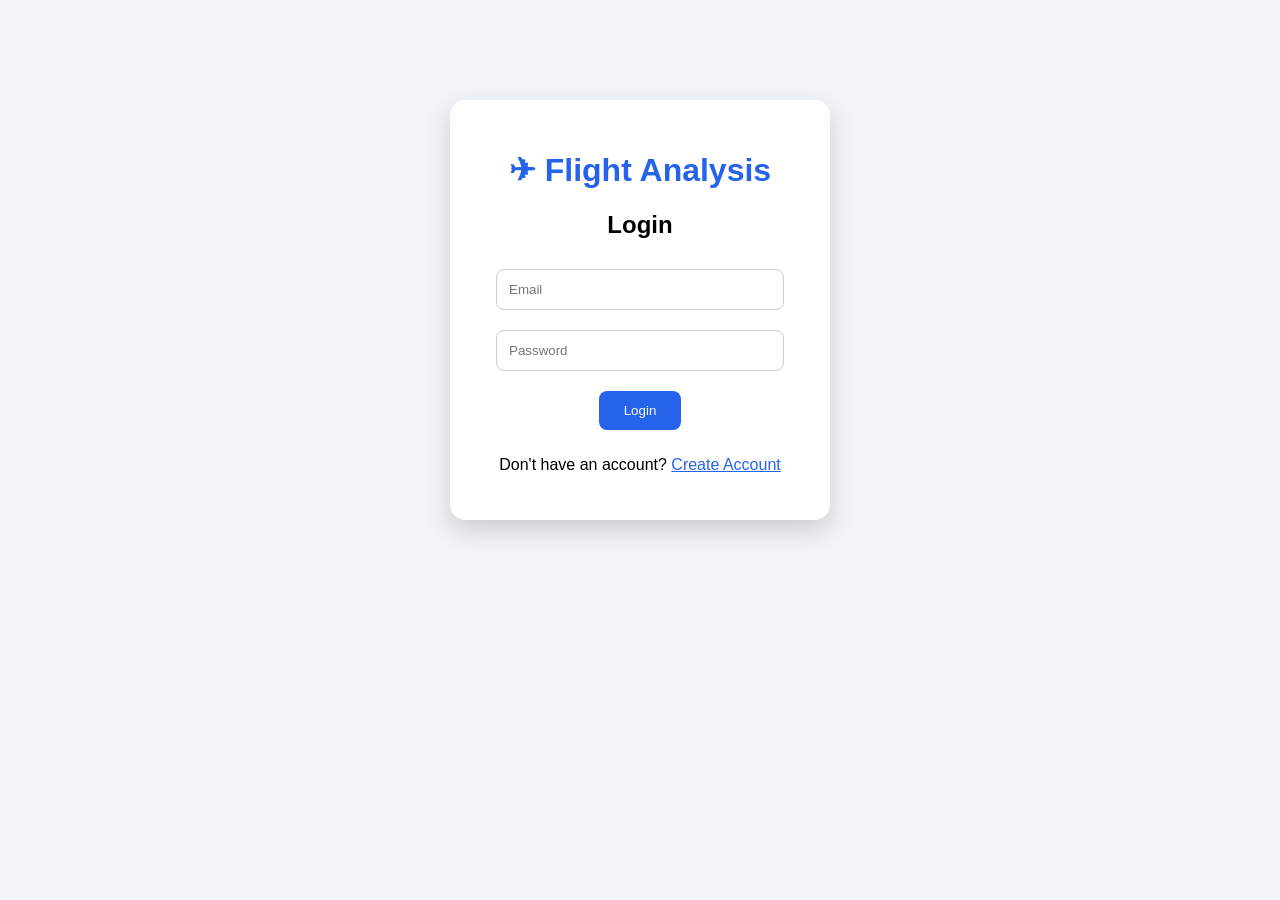
<file: demo/src/main/resources/static/login.html>
<!DOCTYPE html>
<html>
<head>
<title>Flight Analysis - Login</title>
<link rel="stylesheet" href="style.css">
</head>

<body>

<div class="card">

<h1>✈ Flight Analysis</h1>
<h2>Login</h2>


<input type="email" id="email" placeholder="Email">


<input type="password" id="password" placeholder="Password">


<button onclick="login()">Login</button>


<p>
Don't have an account?
<a href="signup.html">Create Account</a>
</p>


</div>


<script src="auth.js"></script>

</body>
</html>
</file>
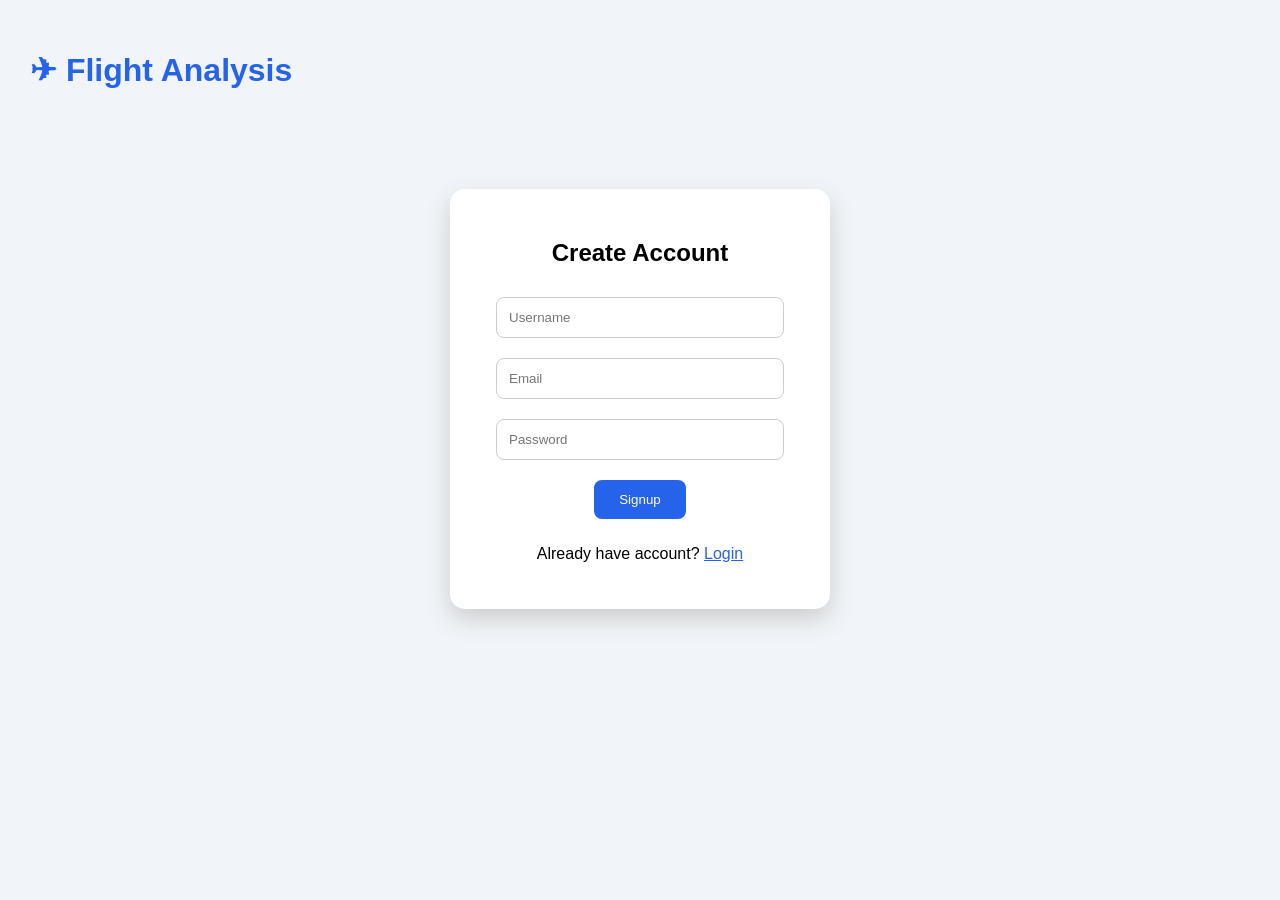
<file: demo/src/main/resources/static/signup.html>
<!DOCTYPE html>
<html>
<head>
<title>Flight Analysis - Signup</title>
<link rel="stylesheet" href="style.css">
</head>

<body>


<div class="container">

<h1>✈ Flight Analysis</h1>

<div class="card">

<h2>Create Account</h2>


<input id="username" placeholder="Username">

<input id="email" placeholder="Email">

<input id="password" type="password" placeholder="Password">


<button onclick="signup()">Signup</button>


<p>
Already have account?
<a href="login.html">Login</a>
</p>


</div>

</div>


<script src="auth.js"></script>

</body>
</html>
</file>
<file: demo/src/main/resources/static/style.css>
*{
box-sizing:border-box;
font-family:'Segoe UI',sans-serif;
}


body{

margin:0;

background:#f1f5f9;

}


.card{

width:380px;

background:white;

padding:30px;

margin:100px auto;

border-radius:15px;

box-shadow:0 10px 25px #ccc;

text-align:center;

}



h1{

color:#2563eb;

}



input{

width:90%;

padding:12px;

margin:10px;

border-radius:8px;

border:1px solid #ccc;

}



button{

padding:12px 25px;

background:#2563eb;

color:white;

border:none;

border-radius:8px;

cursor:pointer;

margin:10px;

}


button:hover{

background:#1d4ed8;

}



a{

color:#2563eb;

}



.header{

display:flex;

justify-content:space-between;

align-items:center;

padding:20px 40px;

background:white;

box-shadow:0 2px 10px #ddd;

}



.container{

padding:30px;

}



.form-box{

background:white;

padding:20px;

border-radius:15px;

}



.table-box{

margin-top:30px;

background:white;

padding:20px;

border-radius:15px;

}



table{

width:100%;

border-collapse:collapse;

}



th{

background:#2563eb;

color:white;

padding:12px;

}



td{

padding:12px;

text-align:center;

border-bottom:1px solid #ddd;

}
</file>
